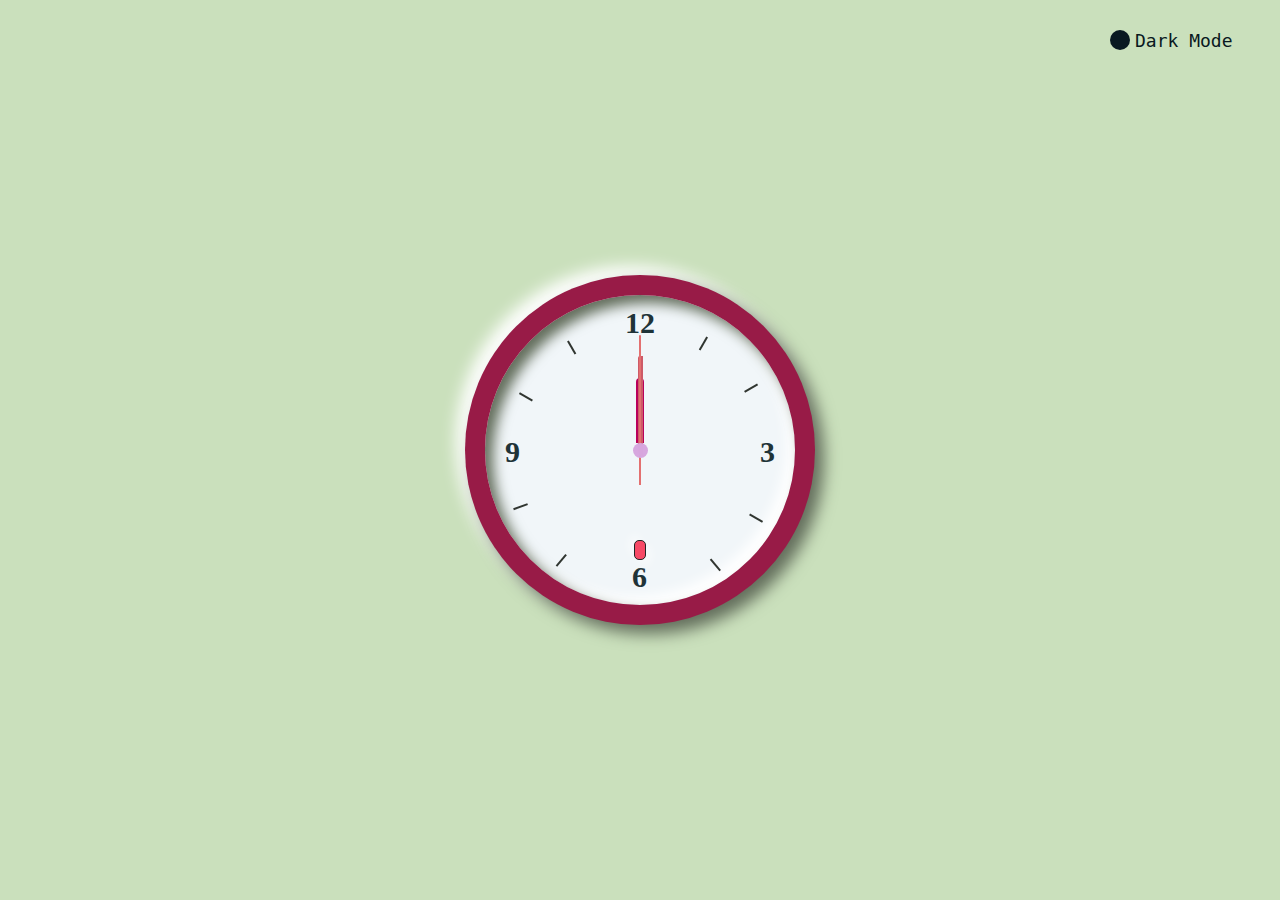
<file: index.html>
<!DOCTYPE html>
<html lang="en">
<head>
    <meta charset="UTF-8">
    <meta name="viewport" content="width=device-width, initial-scale=1.0">
    <link rel="stylesheet" href="./my-clock/style.css">
    <title> my clock</title>
</head>
<body class="light">
<div class="clock">

<div class="hours">
    <div class="hs"></div>
</div>

<div class="min">
    <div class="mn"></div>
</div>

<div class="secendly">
    <div class="sec"></div>
</div>

<div class="indicators">
    <div></div>
    <div></div>
    <div></div>
    <div></div>
    <div></div>
    <div></div>
    <div></div>
    <div></div>
</div>

<div class="numbers">
    <span id="three">3</span>
    <span id="six">6</span>
    <span id="nine">9</span>
    <span id="twelve">12</span>
</div>
<div class="time"></div>
</div>
<div class="toggleClass" onclick="toggleClass()"></div>

    <script src="./my-clock/script.js"></script>
</body>
</html>
</file>
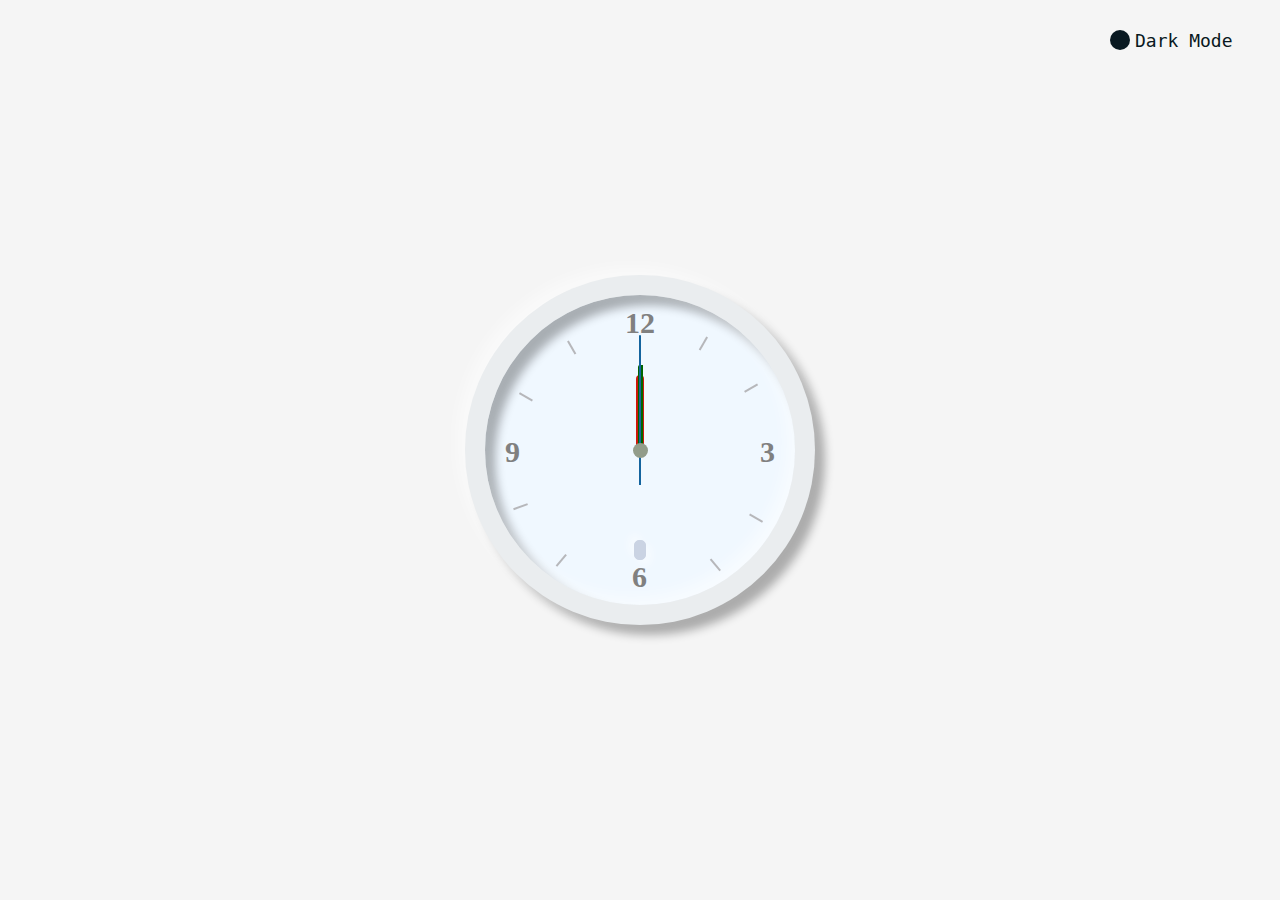
<file: my clock/index.html>
<!DOCTYPE html>
<html lang="en">
<head>
    <meta charset="UTF-8">
    <meta name="viewport" content="width=device-width, initial-scale=1.0">
    <link rel="stylesheet" href="style.css">
    <title> my clock</title>
</head>
<body class="light">
<div class="clock">

<div class="hours">
    <div class="hs"></div>
</div>

<div class="min">
    <div class="mn"></div>
</div>

<div class="secendly">
    <div class="sec"></div>
</div>

<div class="indicators">
    <div></div>
    <div></div>
    <div></div>
    <div></div>
    <div></div>
    <div></div>
    <div></div>
    <div></div>
</div>

<div class="numbers">
    <span id="three">3</span>
    <span id="six">6</span>
    <span id="nine">9</span>
    <span id="twelve">12</span>
</div>
<div class="time"></div>
</div>
<div class="toggleClass" onclick="toggleClass()"></div>

    <script src="script.js"></script>
</body>
</html>
</file>
<file: my-clock/style.css>
*{
    margin: 0;
    padding: 0;
    box-sizing: border-box;
}

body{

    display: flex;
    justify-content: center;
    align-items: center;
    min-height: 100vh;
    background-color:#2C3639;
}

body.light{
    background-color:#CAE0BC
}

.clock{
     width: 350px;
     height: 350px;
      background-color:#2C3639; 
     display: flex;
     justify-content: center;
     align-items: center;
     border-radius: 50%;
     box-shadow:  8px 8px 16px #010c0f,
             -8px -8px 16px #49595d, inset 10px 10px 16px #0f1010bf,
             inset -10px -10px 16px #cbd6d92d;
      border-radius:50% ; 
     -webkit-border-radius:50% ;
     -moz-border-radius:50% ;
     -ms-border-radius:50% ;
     -o-border-radius:50% ;
}

 body.light .clock{
     background-color:#F1F6F9; 
    border: 20px solid #93103ef3;

    box-shadow: 9px 9px 16px #636e5c,
    -9px -9px 16px #ffffff,inset 8px 8px 13px #636e5c,
    inset -8px -8px 13px #ffffff;
}


.clock::before{
    content: '';
    position: absolute;
    height: 15px;
    width: 15px;
    background:#eddfc5;
    border-radius: 50%;
    -webkit-border-radius: 50%;
    -moz-border-radius: 50%;
    -ms-border-radius: 50%;
    -o-border-radius: 50%;
    z-index: 100000;

}

body.light .clock::before {
    background:#d7a6dffc;
    
}

.light .indicators div{
    position: absolute;
    width: 2px;
height: 15px;
background:#303530;

}


 .indicators div{
    position: absolute;
    width: 2px;
height: 15px;
background:#D5CEA3;

}





.indicators div:nth-child(1){
    transform: rotate(30deg) translateY(-130px) translateX(-3px);
}


.indicators div:nth-child(2){
    transform: rotate(60deg) translateY(-130px) translateX(-5px)
}

.indicators div:nth-child(3){
    transform: rotate(120deg) translateY(-130px) translateX(-5px)
}

.indicators div:nth-child(4){
    transform: rotate(140deg) translateY(-130px) translateX(12px)
}


.indicators div:nth-child(5){
    transform: rotate(220deg) translateY(-130px) translateX(-5px)
}

.indicators div:nth-child(6){
    transform: rotate(250deg) translateY(-130px) translateX(-5px)
}

.indicators div:nth-child(7){
    transform: rotate(300deg) translateY(-130px) translateX(-5px)
}

.indicators div:nth-child(8){
    transform: rotate(330deg) translateY(-130px) translateX(-5px)
}


.numbers{
    position: relative;
    font-size: 30px;
    font-weight: bold;
    color: #D5CEA3;
} 
.light .numbers{
    color:#1f3338
}

#three{
    position: absolute;
left: 120px;
top: -15px;

}

#six{
    position: absolute;
    top: 110px;
    left: -8px;
}


#nine{
    position: absolute;
    right: 120px;
    top: -15px;
}

#twelve{
    position: absolute;
    bottom: 110px;
    left: -15px;
}


.hs,.mn,.sec{
    position:absolute ;
    display:flex;
    justify-content: center;
    align-items: center;
    
}


.hours,.min,.secendly{
    position: absolute;
    display:flex;
    justify-content: center;
    align-items: center;
    z-index: 10;
}

    
    

 .hs{
  position: absolute;
    height: 160px;
    width: 160px;

}
 .mn{
    position: absolute;
    height: 190px;
    width: 190px;
}
.sec{
    position: absolute;

    height: 230px;
    width: 230px;
}



 .hs::after{
content: '';
position: absolute;
top: 8px;
width: 8px;
height: 65px;
background-color:#A27B5C;
border-radius: 5px 5px 0px 0px;
z-index: 10;
}

.light .hs::after{
    background-color:#B9005B;

}

.mn::after{
content: '';
position: absolute;
top: 1px;
width: 5px;
height: 100px;
background-color: #74512D;
border-radius: 2px 0px 0px 5px;
z-index: 11;

}
.light .mn::after{
 background-color: #CE5A67
}
.sec::after{
    content: '';
    position: absolute;
    bottom: 80px;
    width: 2px;
    height: 150px;
    background-color: #C5A880;
    z-index:12;
    border-radius: 5px 5px 0 0;

} 

.light .sec::after{
    background-color:#E37070;
}


.time{
    height: 20px;
    position: absolute;
    top: 60%;
    padding: 0 5px;
    border: 1px solid #F8F4E1;
    background: #F8F4E1;
    border-radius: 5px;
    color: #3D3D3D;
    font-weight: bold;
    box-shadow: 5px 5px 10px rgba(255, 255, 255, 0.1), -5px -5px 10px rgba(255, 255, 255, 0.1);
}
body.light .time{
    color: #F6F1E9;
    border: 1px solid #242526;
    background: #f74966;
    box-shadow: 5px 5px 10px rgba(255, 255, 255, 0.5), -5px -5px 10px rgba(255, 255, 255, 0.5);
}

.toggleClass{
    position: absolute;
    top: 30px;
    right: 150px;
    width: 20px;
    height: 20px;
    font-size: 18px;
    border-radius: 50%;
    background: #F1F1F1;
    color: #F1F1F1;
    font-family: monospace;
    cursor: pointer;
    display: flex;
    align-items: center;
}
.toggleClass::before{
    position: absolute;
    left: 25px;
    content: 'Light Mode';
    white-space: nowrap;
}
body.light .toggleClass{
    background: #091921;
    color: #091921;
}
body.light .toggleClass::before{
    content: 'Dark Mode'; 
}
</file>
<file: my clock/style.css>
*{
    margin: 0;
    padding: 0;
    box-sizing: border-box;
}

body{

    display: flex;
    justify-content: center;
    align-items: center;
    min-height: 100vh;
    background-color: rgb(19, 35, 39);
}

body.light{
    background-color:whitesmoke;
}

.clock{
     width: 350px;
     height: 350px;
      background-color:#091921; 
     display: flex;
     justify-content: center;
     align-items: center;
     box-shadow: -8px -8px 15px rgba(255, 255, 255, 0.05),    20px 20px 20px rgba(0, 0, 0, 0.3),    inset -8px -8px 15px rgba(255, 255, 255, 0.05),    inset 20px 20px 20px rgba(0, 0, 0, 0.3);
      border-radius:50% ; 
     -webkit-border-radius:50% ;
     -moz-border-radius:50% ;
     -ms-border-radius:50% ;
     -o-border-radius:50% ;
}

 body.light .clock{
     background-color: aliceblue; 
    border: 20px solid rgba(227, 226, 222, 0.476);

    box-shadow: -8px -8px 15px rgba(255, 255, 255, 0.5),
    10px 10px 10px rgba(0, 0, 0, 0.3),
    inset -8px -8px 15px rgba(255, 255, 255, 0.5),
    inset 10px 10px 10px rgba(0, 0, 0, 0.3);
   
}


.clock::before{
    content: '';
    position: absolute;
    height: 15px;
    width: 15px;
    background: #b1daee;
    border-radius: 50%;
    -webkit-border-radius: 50%;
    -moz-border-radius: 50%;
    -ms-border-radius: 50%;
    -o-border-radius: 50%;
    z-index: 100000;

}

body.light .clock::before {
    background: #929c8a;
}

.indicators div{
    position: absolute;
    width: 2px;
height: 15px;
background: rgba(126, 119, 119, 0.51);

}








.indicators div:nth-child(1){
    transform: rotate(30deg) translateY(-130px) translateX(-3px);
}


.indicators div:nth-child(2){
    transform: rotate(60deg) translateY(-130px) translateX(-5px)
}

.indicators div:nth-child(3){
    transform: rotate(120deg) translateY(-130px) translateX(-5px)
}

.indicators div:nth-child(4){
    transform: rotate(140deg) translateY(-130px) translateX(12px)
}


.indicators div:nth-child(5){
    transform: rotate(220deg) translateY(-130px) translateX(-5px)
}

.indicators div:nth-child(6){
    transform: rotate(250deg) translateY(-130px) translateX(-5px)
}

.indicators div:nth-child(7){
    transform: rotate(300deg) translateY(-130px) translateX(-5px)
}

.indicators div:nth-child(8){
    transform: rotate(330deg) translateY(-130px) translateX(-5px)
}


.numbers{
    position: relative;
    font-size: 30px;
    font-weight: bold;
    color: #808080;
} 

#three{
    position: absolute;
left: 120px;
top: -15px;

}

#six{
    position: absolute;
    top: 110px;
    left: -8px;
}


#nine{
    position: absolute;
    right: 120px;
    top: -15px;
}

#twelve{
    position: absolute;
    bottom: 110px;
    left: -15px;
}


.hs,.mn,.sec{
    position:absolute ;
    display:flex;
    justify-content: center;
    align-items: center;
    
}


.hours,.min,.secendly{
    position: absolute;
    display:flex;
    justify-content: center;
    align-items: center;
    z-index: 10;
}

    
    

 .hs{
  position: absolute;
    height: 160px;
    width: 160px;

}
 .mn{
    position: absolute;
    height: 190px;
    width: 190px;
}
.sec{
    position: absolute;

    height: 230px;
    width: 230px;
}



 .hs::after{
content: '';
position: absolute;
top: 5px;
width: 8px;
height: 80px;
background-color: rgb(206, 24, 11);
border-radius: 5px 5px 0px 0px;
z-index: 10;
}

.mn::after{
content: '';
position: absolute;
top: 10px;
width: 5px;
height: 90px;
background-color: darkgreen;
border-radius: 2px 0px 0px 5px;
z-index: 11;

}


.sec::after{
    content: '';
    position: absolute;
    bottom: 80px;
    width: 2px;
    height: 150px;
    background-color: #14649e;
    z-index:12;
    border-radius: 5px 5px 0 0;

} 

.time{
    height: 20px;
    position: absolute;
    top: 60%;
    padding: 0 5px;
    border: 1px solid #2a5368;
    background: #161b1b;
    border-radius: 5px;
    color: #808080;
    font-weight: bold;
    box-shadow: 5px 5px 10px rgba(255, 255, 255, 0.1), -5px -5px 10px rgba(255, 255, 255, 0.1);
}
body.light .time{
    color: #606060;
    border: 1px solid #CAD3E3;
    background: #CAD3E3;
    box-shadow: 5px 5px 10px rgba(255, 255, 255, 0.5), -5px -5px 10px rgba(255, 255, 255, 0.5);
}

.toggleClass{
    position: absolute;
    top: 30px;
    right: 150px;
    width: 20px;
    height: 20px;
    font-size: 18px;
    border-radius: 50%;
    background: #d1dae3;
    color: #d1dae3;
    font-family: monospace;
    cursor: pointer;
    display: flex;
    align-items: center;
}
.toggleClass::before{
    position: absolute;
    left: 25px;
    content: 'Light Mode';
    white-space: nowrap;
}
body.light .toggleClass{
    background: #091921;
    color: #091921;
}
body.light .toggleClass::before{
    content: 'Dark Mode'; 
}
</file>
